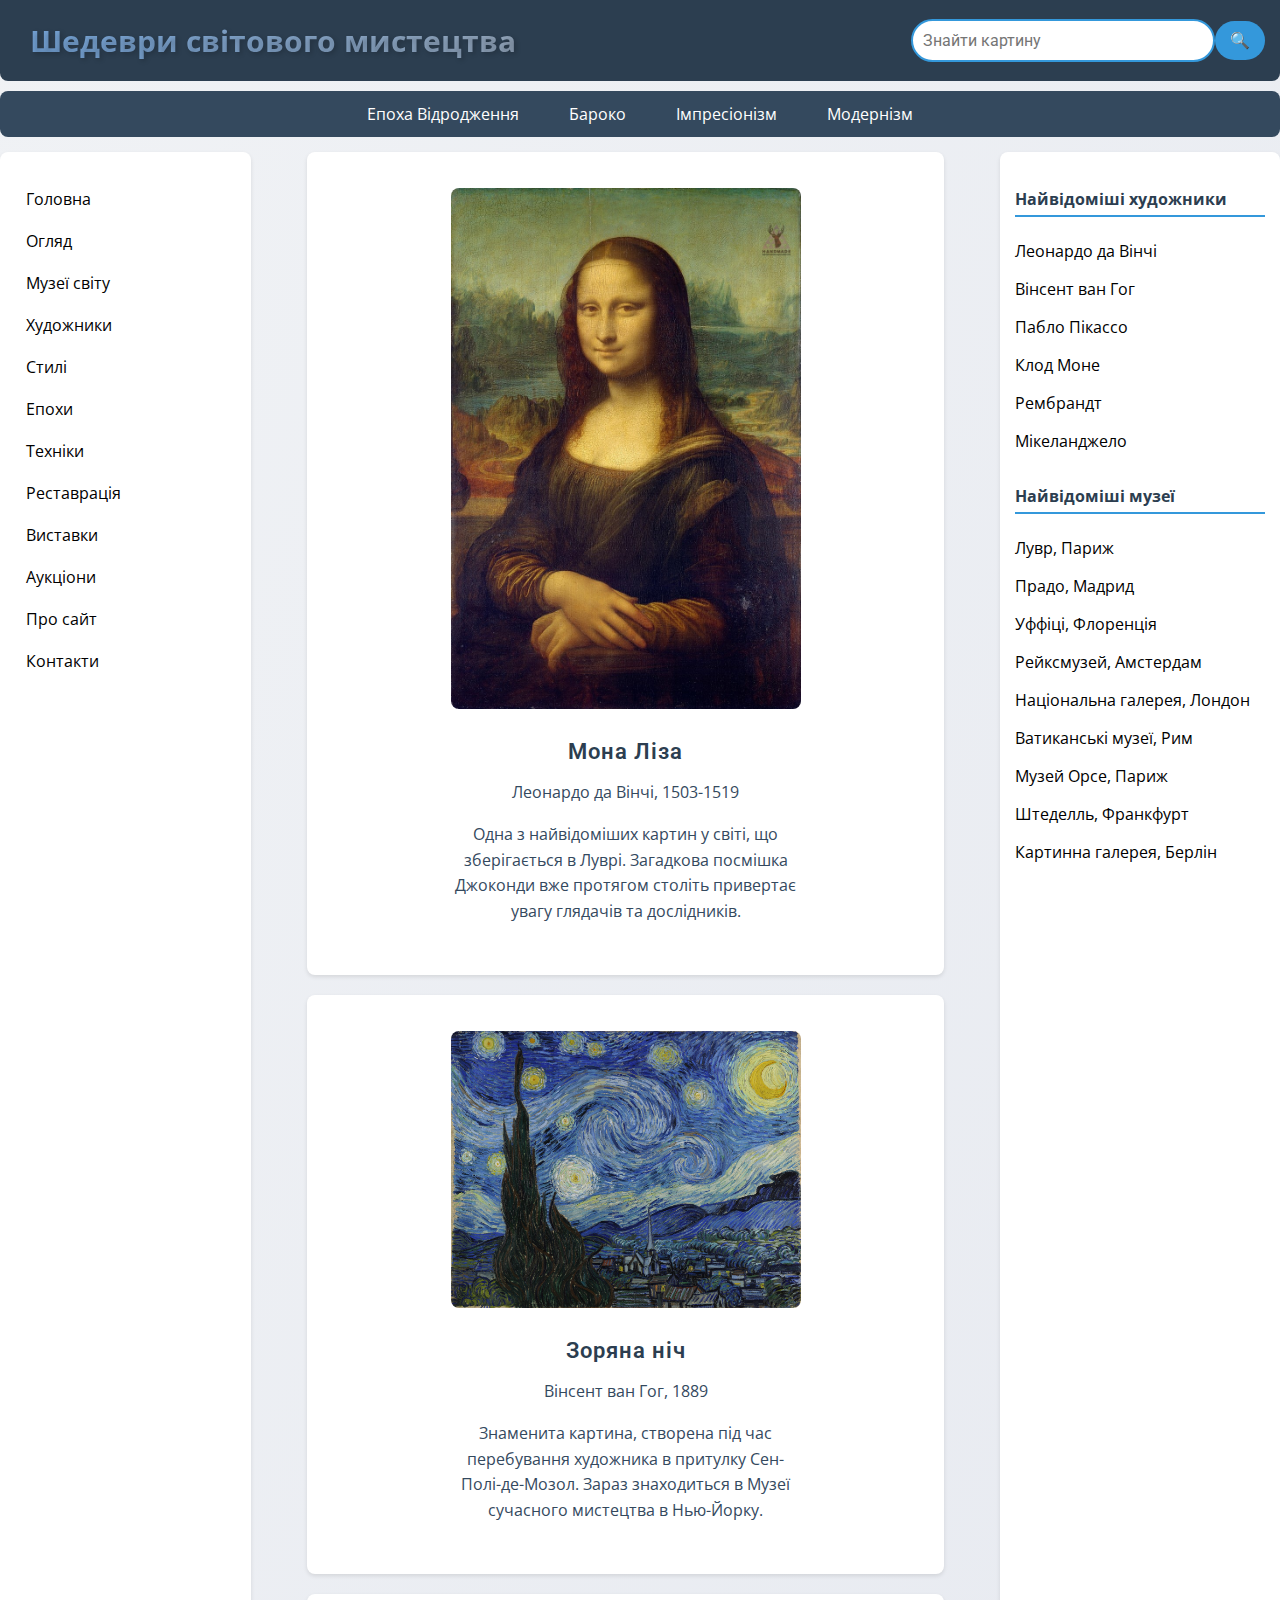
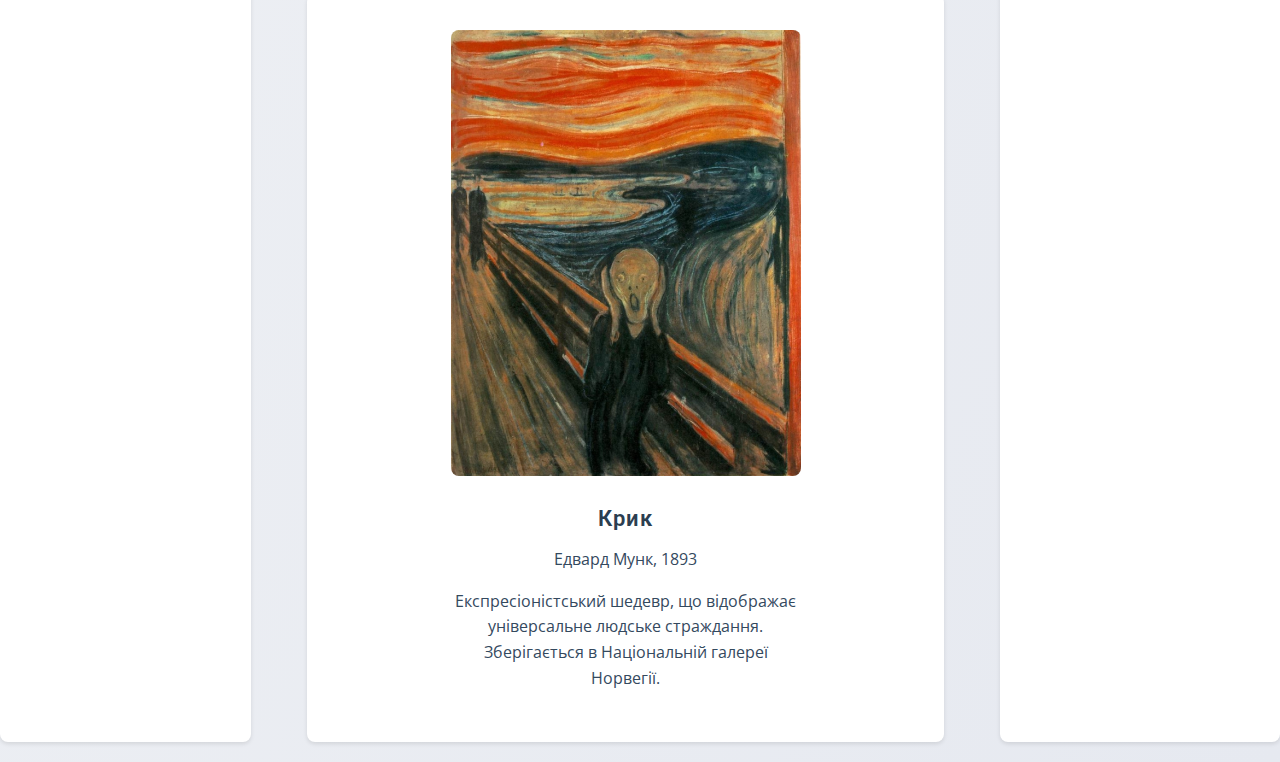
<file: index.html>
<!DOCTYPE html>
<html lang="uk">
<head>
    <meta charset="UTF-8">
    <title>Найвідоміші картини світу</title>
    <link rel="stylesheet" href="styles.css">
</head>
<body>
    <div class="container">
        <!-- Хедер -->
        <header class="header">
            <div class="logo">Шедеври світового мистецтва</div>
            <div class="search-container">
                <input type="text" placeholder="Знайти картину">
                <button type="submit">🔍</button>
            </div>
        </header>

        <!-- Навігація секцій -->
        <nav class="section-nav">
            <ul>
                <li>Епоха Відродження</li>
                <li>Бароко</li>
                <li>Імпресіонізм</li>
                <li>Модернізм</li>
            </ul>
        </nav>

        <!-- Основний контент -->
        <div class="main-wrapper">
            <!-- Ліва навігація -->
            <nav class="left-nav">
                <ul>
                    <li>Головна</li>
                    <li>Огляд</li>
                    <li>Музеї світу</li>
                    <li>Художники</li>
                    <li>Стилі</li>
                    <li>Епохи</li>
                    <li>Техніки</li>
                    <li>Реставрація</li>
                    <li>Виставки</li>
                    <li>Аукціони</li>
                    <li>Про сайт</li>
                    <li>Контакти</li>
                </ul>
            </nav>

            <!-- Центральний контент -->
            <main class="content">
                <div class="content-box">
                    <img src="images/mona-lisa.jpg" alt="Мона Ліза" class="cover" width="242" height="363" />
                    <h3>Мона Ліза</h3>
                    <p>Леонардо да Вінчі, 1503-1519</p>
                    <p>Одна з найвідоміших картин у світі, що зберігається в Луврі. Загадкова посмішка Джоконди вже
                       протягом століть привертає увагу глядачів та дослідників.</p>
                </div>

                <div class="content-box">
                    <img src="images/starry-night.jpg" alt="Зоряна ніч" class="cover"  />
                    <h3>Зоряна ніч</h3>
                    <p>Вінсент ван Гог, 1889</p>
                    <p>Знаменита картина, створена під час перебування художника в притулку Сен-Полі-де-Мозол.
                       Зараз знаходиться в Музеї сучасного мистецтва в Нью-Йорку.</p>
                </div>

                <div class="content-box">
                    <img src="images/scream.jpg" alt="Крик" class="cover" width="242" height="363" />
                    <h3>Крик</h3>
                    <p>Едвард Мунк, 1893</p>
                    <p>Експресіоністський шедевр, що відображає універсальне людське страждання.
                       Зберігається в Національній галереї Норвегії.</p>
                </div>
            </main>

            <!-- Права панель -->
            <aside class="sidebar">
                <div class="sidebar-box">
                    <h4>Найвідоміші художники</h4>
                    <ul>
                        <li>Леонардо да Вінчі</li>
                        <li>Вінсент ван Гог</li>
                        <li>Пабло Пікассо</li>
                        <li>Клод Моне</li>
                        <li>Рембрандт</li>
                        <li>Мікеланджело</li>
                    </ul>
                </div>
                <div class="sidebar-box">
                    <h4>Найвідоміші музеї</h4>
                    <ul>
                        <li>Лувр, Париж</li>
                        <li>Прадо, Мадрид</li>
                        <li>Уффіці, Флоренція</li>
                        <li>Рейксмузей, Амстердам</li>
                        <li>Національна галерея, Лондон</li>
                        <li>Ватиканські музеї, Рим</li>
                        <li>Музей Орсе, Париж</li>
                        <li>Штеделль, Франкфурт</li>
                        <li>Картинна галерея, Берлін</li>
                    </ul>
                </div>
            </aside>
        </div>
    </div>
</body>
</html>
</file>
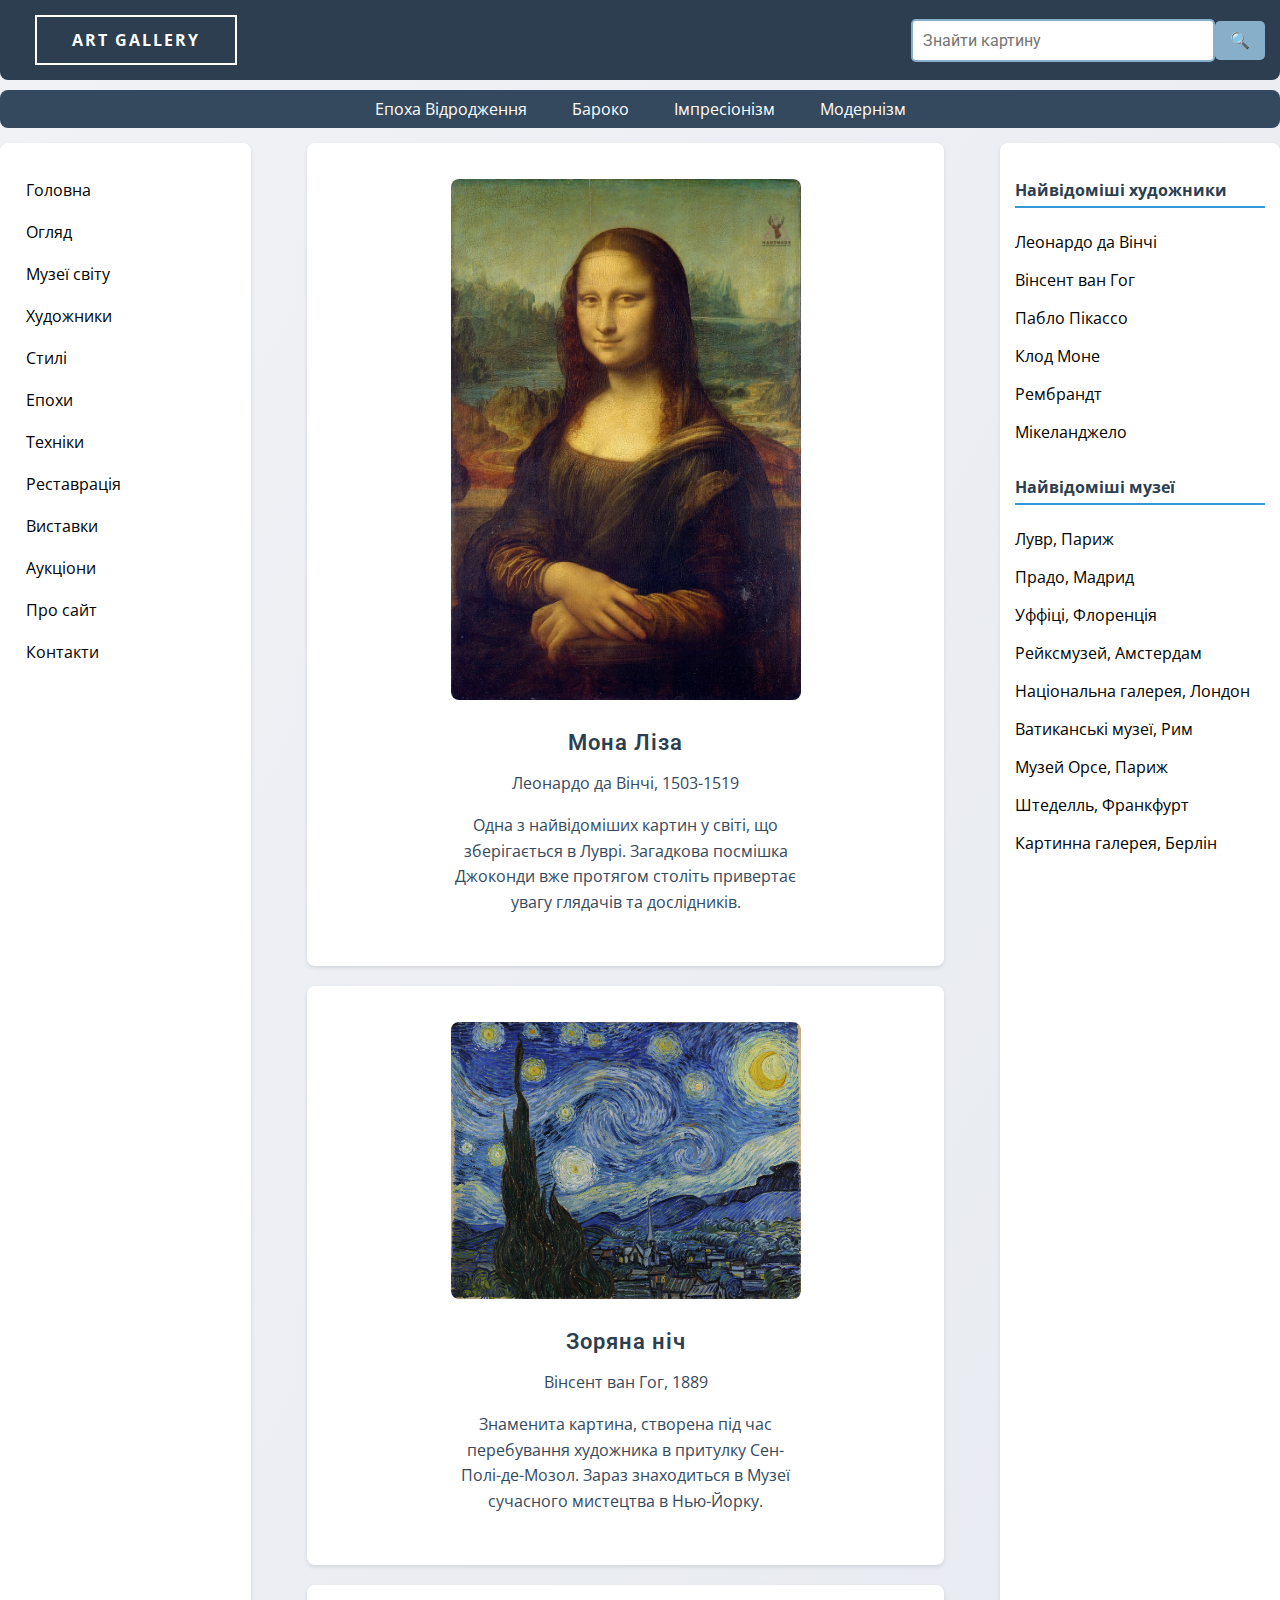
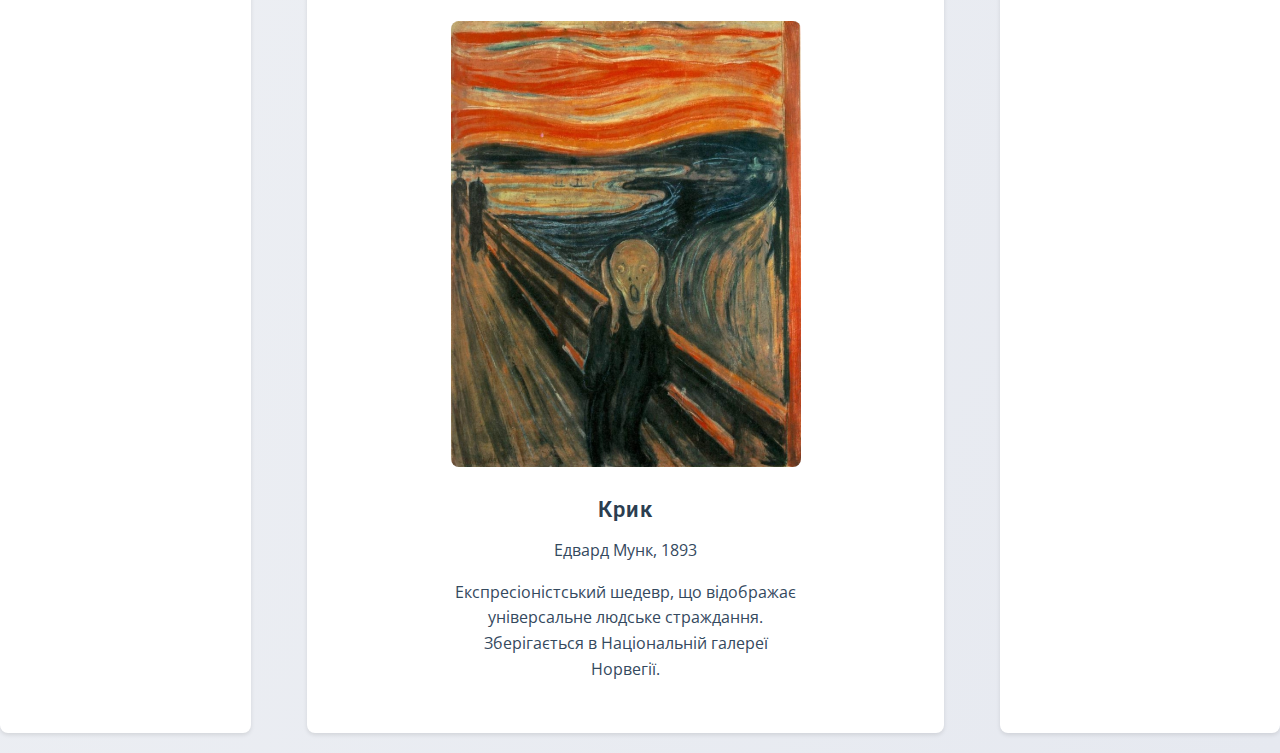
<file: maket1/index.html>
<!DOCTYPE html>
<html lang="uk">
<head>
    <meta charset="UTF-8">
    <meta name="viewport" content="width=device-width, initial-scale=1.0">
    <title>Найвідоміші картини світу</title>
    <link rel="stylesheet" href="styles.css">
</head>
<body>
    <div class="container">
        <header class="header">
            <div class="logo">ART GALLERY</div>
            <div class="search-container">
                <input type="text" placeholder="Знайти картину">
                <button type="submit">🔍</button>
            </div>
        </header>

        <nav class="section-nav">
            <ul>
                <li>Епоха Відродження</li>
                <li>Бароко</li>
                <li>Імпресіонізм</li>
                <li>Модернізм</li>
            </ul>
        </nav>

        <div class="main-wrapper">
            <nav class="left-nav">
                <ul>
                    <li>Головна</li>
                    <li>Огляд</li>
                    <li>Музеї світу</li>
                    <li>Художники</li>
                    <li>Стилі</li>
                    <li>Епохи</li>
                    <li>Техніки</li>
                    <li>Реставрація</li>
                    <li>Виставки</li>
                    <li>Аукціони</li>
                    <li>Про сайт</li>
                    <li>Контакти</li>
                </ul>
            </nav>

            <main class="content">
                <div class="content-box">
                    <img src="images/mona-lisa.jpg" alt="Мона Ліза" class="cover" width="242" height="363" />
                    <h3>Мона Ліза</h3>
                    <p>Леонардо да Вінчі, 1503-1519</p>
                    <p>Одна з найвідоміших картин у світі, що зберігається в Луврі. Загадкова посмішка Джоконди вже
                       протягом століть привертає увагу глядачів та дослідників.</p>
                </div>

                <div class="content-box">
                    <img src="images/starry-night.jpg" alt="Зоряна ніч" class="cover"  />
                    <h3>Зоряна ніч</h3>
                    <p>Вінсент ван Гог, 1889</p>
                    <p>Знаменита картина, створена під час перебування художника в притулку Сен-Полі-де-Мозол.
                       Зараз знаходиться в Музеї сучасного мистецтва в Нью-Йорку.</p>
                </div>

                <div class="content-box">
                    <img src="images/scream.jpg" alt="Крик" class="cover" width="242" height="363" />
                    <h3>Крик</h3>
                    <p>Едвард Мунк, 1893</p>
                    <p>Експресіоністський шедевр, що відображає універсальне людське страждання.
                       Зберігається в Національній галереї Норвегії.</p>
                </div>
            </main>

            <aside class="sidebar">
                <div class="sidebar-box">
                    <h4>Найвідоміші художники</h4>
                    <ul>
                        <li>Леонардо да Вінчі</li>
                        <li>Вінсент ван Гог</li>
                        <li>Пабло Пікассо</li>
                        <li>Клод Моне</li>
                        <li>Рембрандт</li>
                        <li>Мікеланджело</li>
                    </ul>
                </div>
                <div class="sidebar-box">
                    <h4>Найвідоміші музеї</h4>
                    <ul>
                        <li>Лувр, Париж</li>
                        <li>Прадо, Мадрид</li>
                        <li>Уффіці, Флоренція</li>
                        <li>Рейксмузей, Амстердам</li>
                        <li>Національна галерея, Лондон</li>
                        <li>Ватиканські музеї, Рим</li>
                        <li>Музей Орсе, Париж</li>
                        <li>Штеделль, Франкфурт</li>
                        <li>Картинна галерея, Берлін</li>
                    </ul>
                </div>
            </aside>
        </div>
    </div>
</body>
</html>
</file>
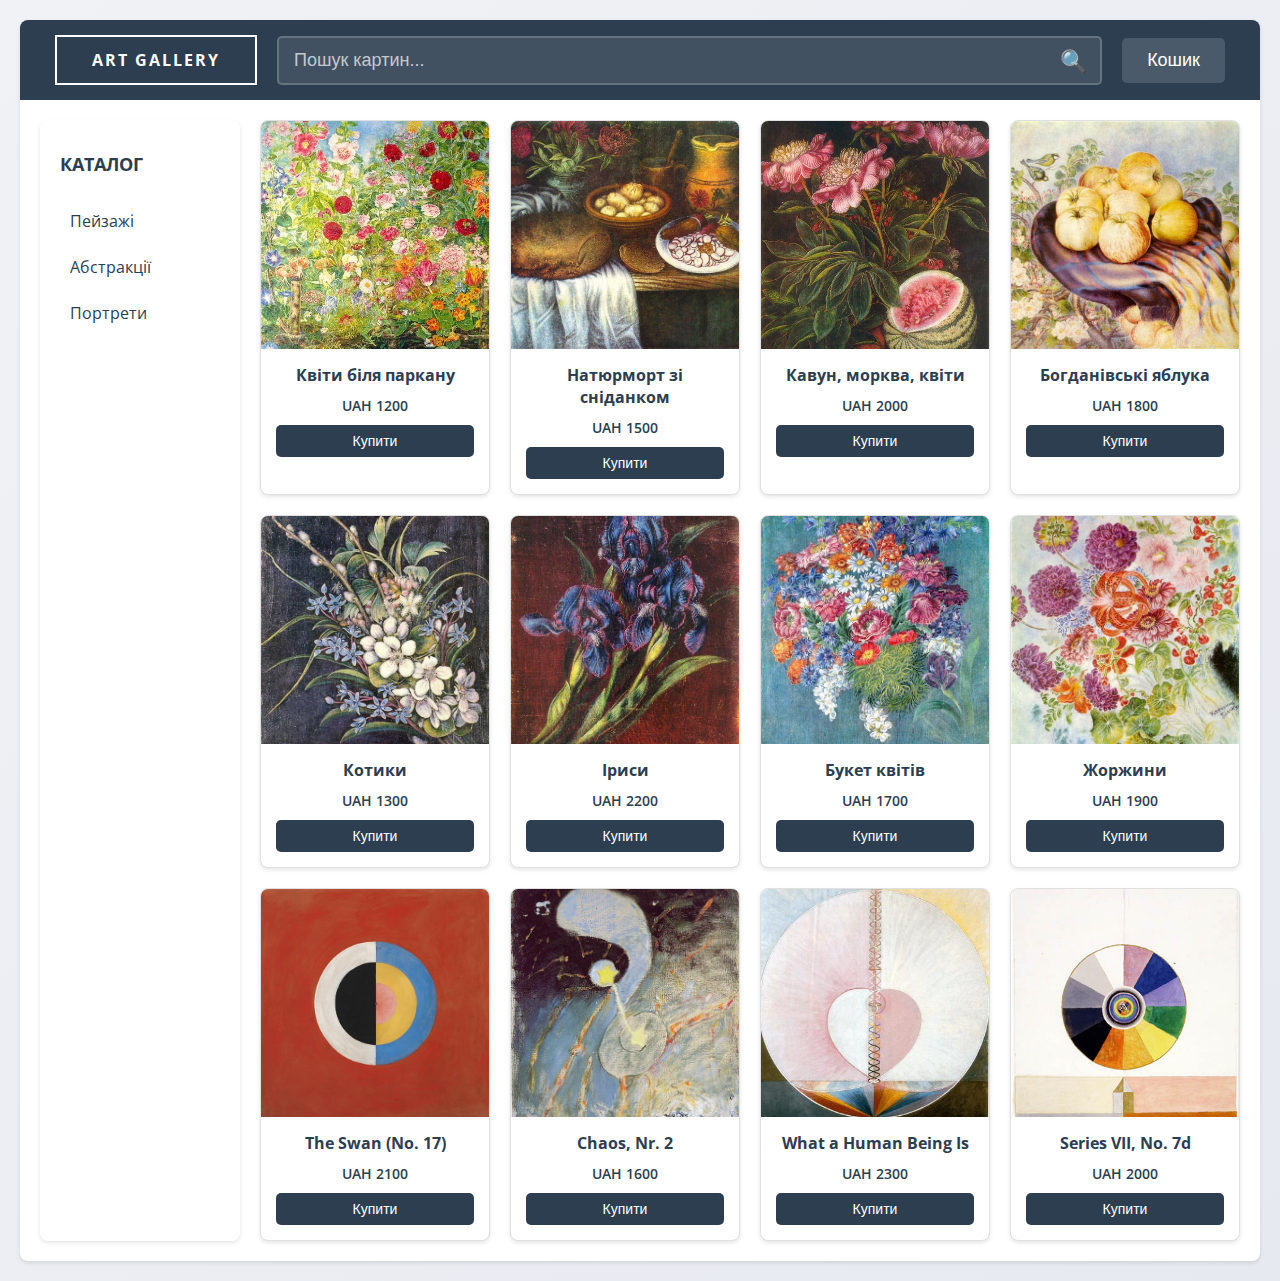
<file: maket2/index.html>
<!DOCTYPE html>
<html lang="uk">
<head>
    <meta charset="UTF-8">
    <meta name="viewport" content="width=device-width, initial-scale=1.0">
    <title>Купівля картин</title>
    <link rel="stylesheet" href="styles.css">
</head>
<body>
    <div class="page-container">
        <header class="header">
          <div class="logo" >ART GALLERY</div>
          <div class="search-container">
            <input type="text" class="search-input" placeholder="Пошук картин..." style="font-size: 18px;">
            <div class="search-icon" style="font-size: 22px; color: #ffffff;">🔍</div>
          </div>
          <button class="cart-button" style="font-size: 18px;">Кошик</button>
        </header>

        <div class="main-container">
            <nav class="left-nav">
                <ul>
                    <li>КАТАЛОГ</li>
                    <li>Пейзажі</li>
                    <li>Абстракції</li>
                    <li>Портрети</li>
                </ul>
            </nav>

            <main class="gallery">
                <form class="artwork-card" action="/cart/add" method="post">
                    <div class="artwork-image" style="background-image: url('images/flowers-by-the-fence.jpg');"></div>
                    <div class="artwork-info">
                        <div class="artwork-details">
                            <h3 class="artwork-title">Квіти біля паркану</h3>
                            <div class="artwork-price">UAH 1200</div>
                        </div>
                        <input type="hidden" name="artwork_id" value="1">
                        <button class="buy-button" type="submit">Купити</button>
                    </div>
                </form>


                <form class="artwork-card" action="/cart/add" method="post">
                    <div class="artwork-image" style="background-image: url('images/still-life-breakfast.jpg');"></div>
                    <div class="artwork-info">
                        <div class="artwork-details">
                            <h3 class="artwork-title">Натюрморт зі сніданком</h3>
                            <div class="artwork-price">UAH 1500</div>
                        </div>
                        <input type="hidden" name="artwork_id" value="2">
                        <button class="buy-button" type="submit">Купити</button>
                    </div>
                </form>

                <form class="artwork-card" action="/cart/add" method="post">
                    <div class="artwork-image" style="background-image: url('images/still-life-watermelon-carrots-flowers.jpg');"></div>
                    <div class="artwork-info">
                        <div class="artwork-details">
                            <h3 class="artwork-title">Кавун, морква, квіти</h3>
                            <div class="artwork-price">UAH 2000</div>
                        </div>
                        <input type="hidden" name="artwork_id" value="3">
                        <button class="buy-button" type="submit">Купити</button>
                    </div>
                </form>

                <form class="artwork-card" action="/cart/add" method="post">
                    <div class="artwork-image" style="background-image: url('images/apples-of-bogdanivka.jpg');"></div>
                    <div class="artwork-info">
                        <div class="artwork-details">
                            <h3 class="artwork-title">Богданівські яблука</h3>
                            <div class="artwork-price">UAH 1800</div>
                        </div>
                        <input type="hidden" name="artwork_id" value="4">
                        <button class="buy-button" type="submit">Купити</button>
                    </div>
                </form>

                <form class="artwork-card" action="/cart/add" method="post">
                    <div class="artwork-image" style="background-image: url('images/catkin.jpg');"></div>
                    <div class="artwork-info">
                        <div class="artwork-details">
                            <h3 class="artwork-title">Котики</h3>
                            <div class="artwork-price">UAH 1300</div>
                        </div>
                        <input type="hidden" name="artwork_id" value="5">
                        <button class="buy-button" type="submit">Купити</button>
                    </div>
                </form>

                <form class="artwork-card" action="/cart/add" method="post">
                    <div class="artwork-image" style="background-image: url('images/irises.jpg');"></div>
                    <div class="artwork-info">
                        <div class="artwork-details">
                            <h3 class="artwork-title">Іриси</h3>
                            <div class="artwork-price">UAH 2200</div>
                        </div>
                        <input type="hidden" name="artwork_id" value="6">
                        <button class="buy-button" type="submit">Купити</button>
                    </div>
                </form>

                <form class="artwork-card" action="/cart/add" method="post">
                    <div class="artwork-image" style="background-image: url('images/bouquet-of-flowers.jpg');"></div>
                    <div class="artwork-info">
                        <div class="artwork-details">
                            <h3 class="artwork-title">Букет квітів</h3>
                            <div class="artwork-price">UAH 1700</div>
                        </div>
                        <input type="hidden" name="artwork_id" value="7">
                        <button class="buy-button" type="submit">Купити</button>
                    </div>
                </form>

                <form class="artwork-card" action="/cart/add" method="post">
                    <div class="artwork-image" style="background-image: url('images/dahlias.jpg');"></div>
                    <div class="artwork-info">
                        <div class="artwork-details">
                            <h3 class="artwork-title">Жоржини</h3>
                            <div class="artwork-price">UAH 1900</div>
                        </div>
                        <input type="hidden" name="artwork_id" value="8">
                        <button class="buy-button" type="submit">Купити</button>
                    </div>
                </form>

                <form class="artwork-card" action="/cart/add" method="post">
                    <div class="artwork-image" style="background-image: url('images/hilma-af-klint-svanen.jpg');"></div>
                    <div class="artwork-info">
                        <div class="artwork-details">
                            <h3 class="artwork-title">The Swan (No. 17)</h3>
                            <div class="artwork-price">UAH 2100</div>
                        </div>
                        <input type="hidden" name="artwork_id" value="9">
                        <button class="buy-button" type="submit">Купити</button>
                    </div>
                </form>

                <form class="artwork-card" action="/cart/add" method="post">
                    <div class="artwork-image" style="background-image: url('images/chaos-nr.jpg');"></div>
                    <div class="artwork-info">
                        <div class="artwork-details">
                            <h3 class="artwork-title">Chaos, Nr. 2</h3>
                            <div class="artwork-price">UAH 1600</div>
                        </div>
                        <input type="hidden" name="artwork_id" value="10">
                        <button class="buy-button" type="submit">Купити</button>
                    </div>
                </form>

                <form class="artwork-card" action="/cart/add" method="post">
                    <div class="artwork-image" style="background-image: url('images/what-a-human-being-is.jpg');"></div>
                    <div class="artwork-info">
                        <div class="artwork-details">
                            <h3 class="artwork-title">What a Human Being Is</h3>
                            <div class="artwork-price">UAH 2300</div>
                        </div>
                        <input type="hidden" name="artwork_id" value="11">
                        <button class="buy-button" type="submit">Купити</button>
                    </div>
                </form>

                <form class="artwork-card" action="/cart/add" method="post">
                    <div class="artwork-image" style="background-image: url('images/series-vii-no-7d.jpg');"></div>
                    <div class="artwork-info">
                        <div class="artwork-details">
                            <h3 class="artwork-title">Series VII, No. 7d</h3>
                            <div class="artwork-price">UAH 2000</div>
                        </div>
                        <input type="hidden" name="artwork_id" value="12">
                        <button class="buy-button" type="submit">Купити</button>
                    </div>
                </form>
            </main>
        </div>
    </div>
</body>
</html>
</file>
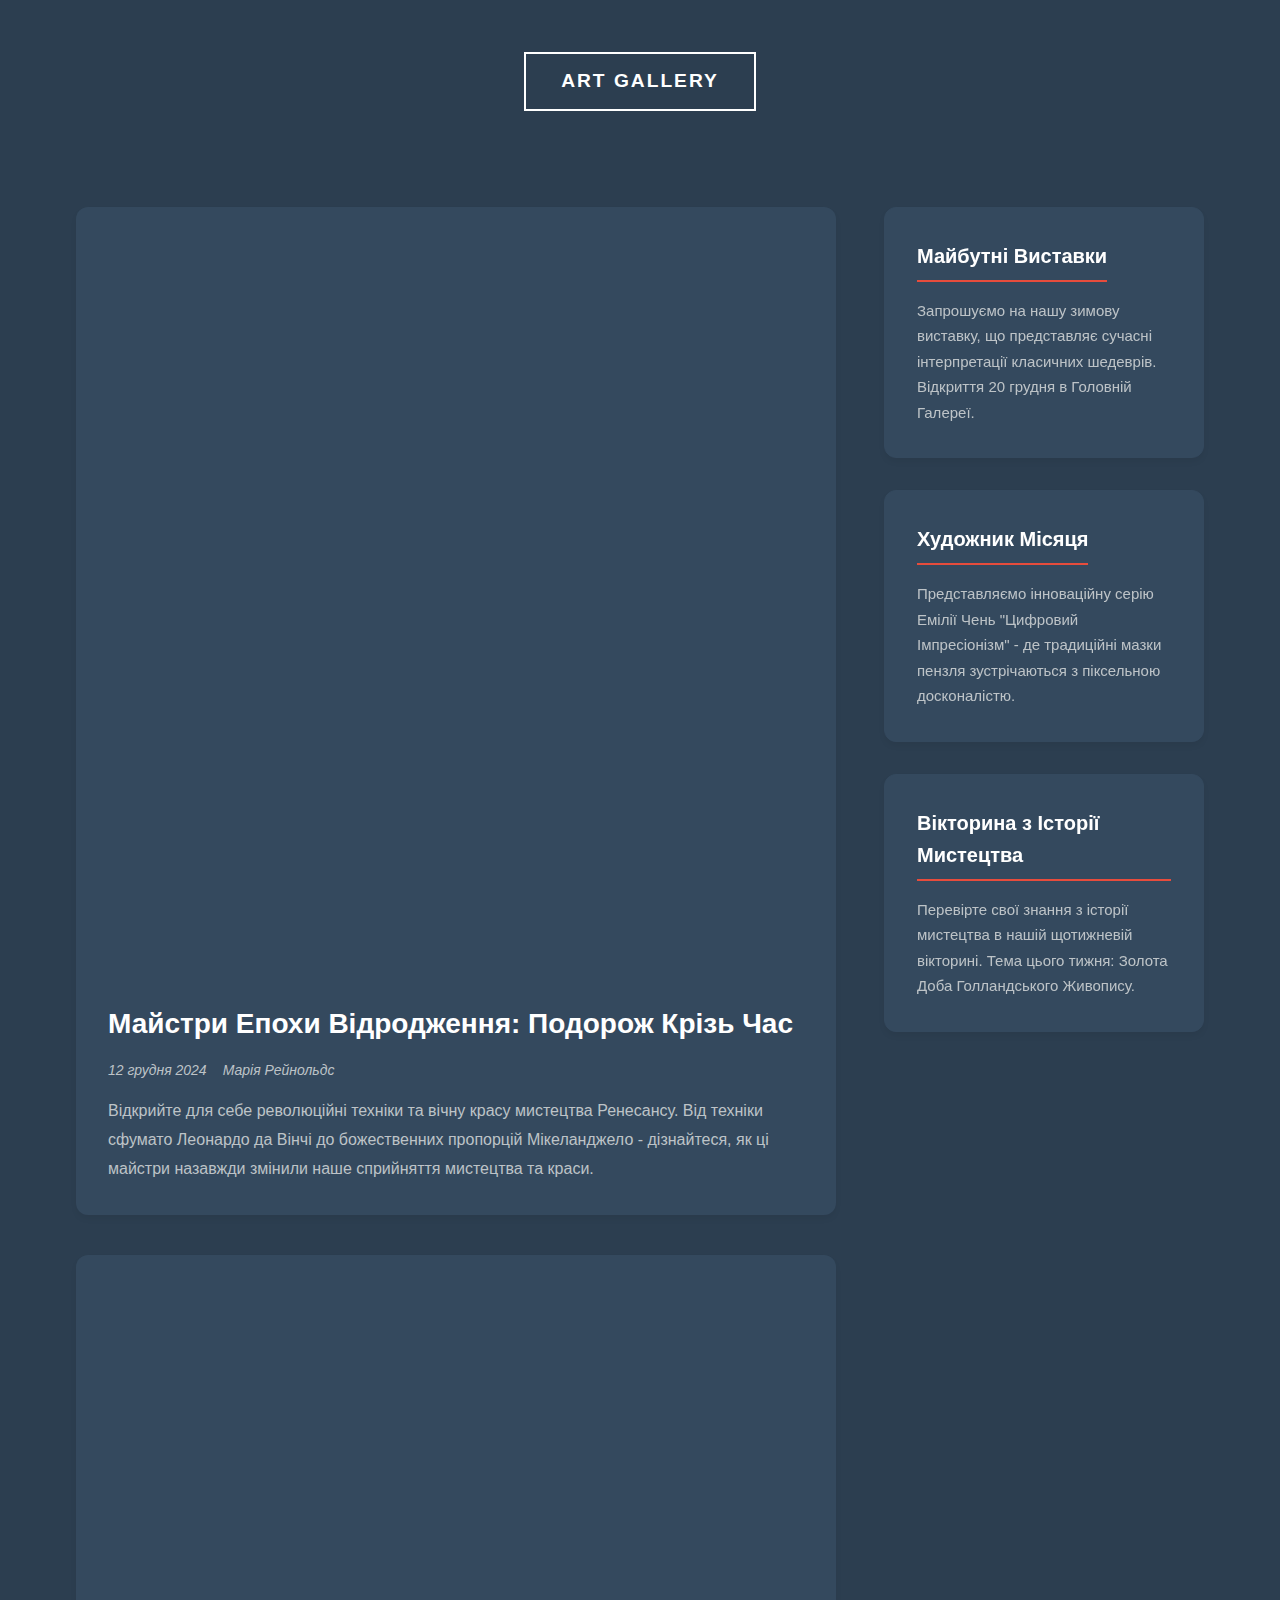
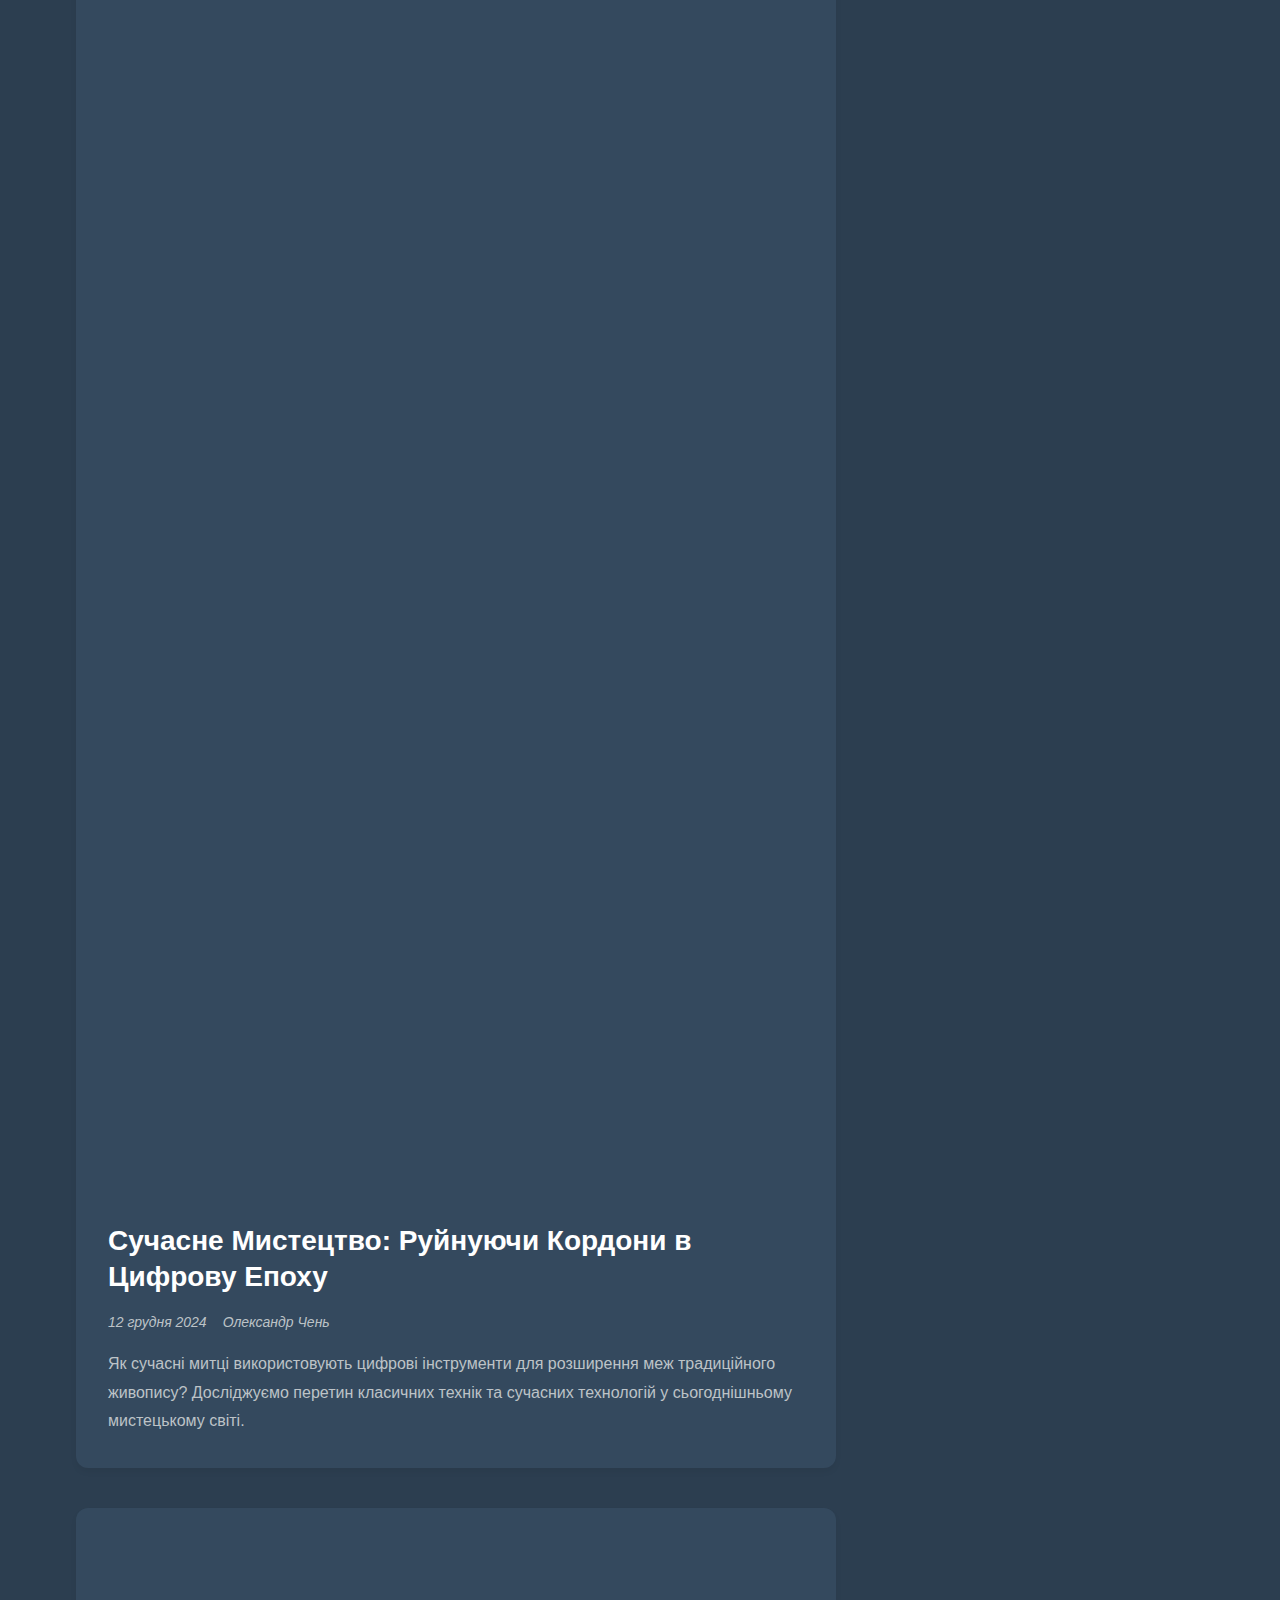
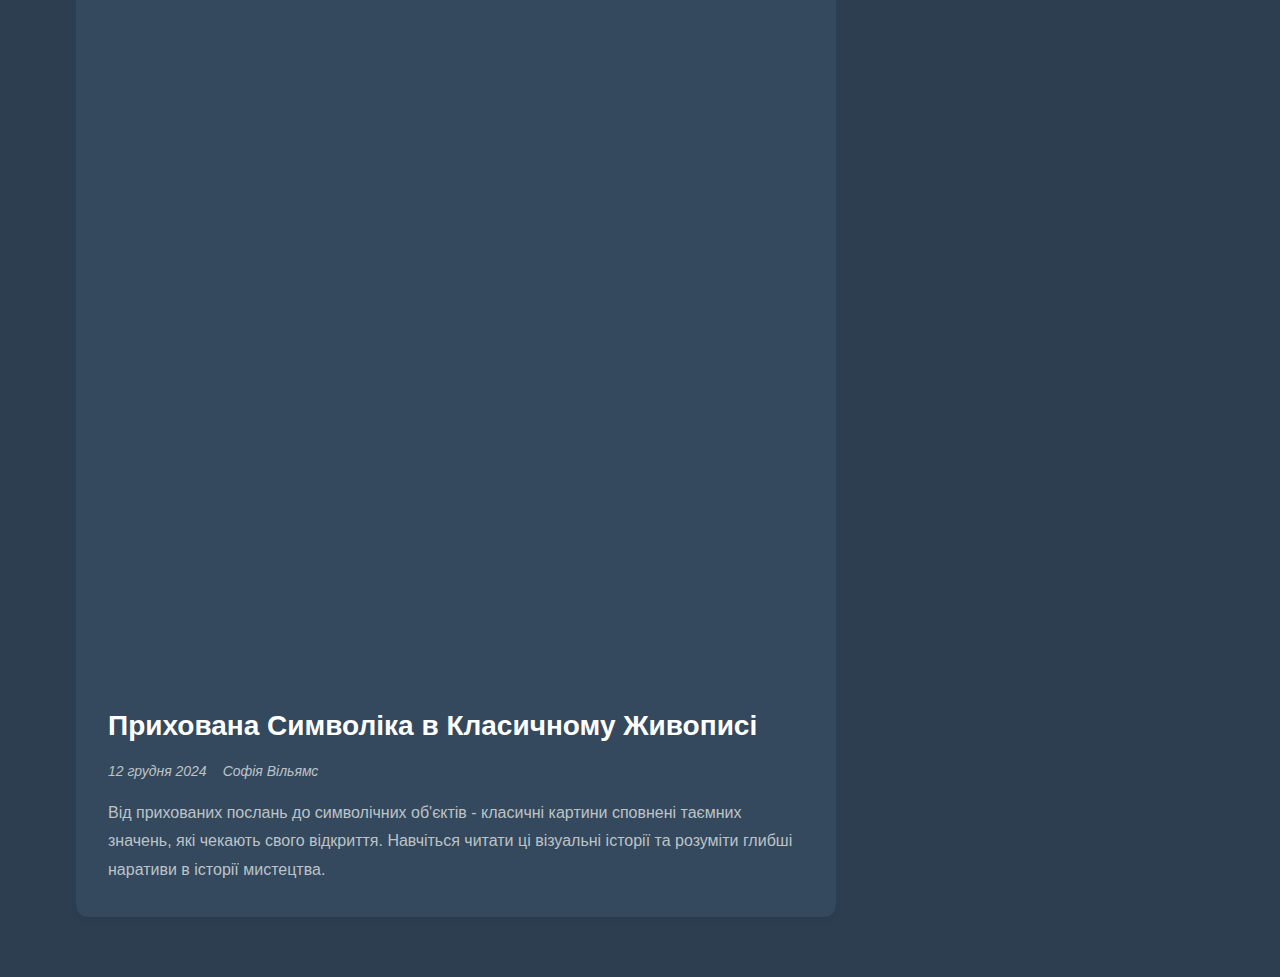
<file: maket4/index.html>
<!DOCTYPE html>
<html lang="uk">
<head>
    <meta charset="UTF-8">
    <meta name="viewport" content="width=device-width, initial-scale=1.0">
    <title>ART GALLERY - Сучасне та класичне мистецтво</title>
    <link rel="stylesheet" href="styles.css">
    <link rel="preconnect" href="https://fonts.googleapis.com">
    <link rel="preconnect" href="https://fonts.gstatic.com" crossorigin>
    <link href="https://fonts.googleapis.com/css2?family=Playfair+Display:wght@400;500;600;700&family=Inter:wght@400;500&display=swap" rel="stylesheet">
</head>
<body>
    <div class="page-container">
        <header class="site-header">
            <div class="container">
                <div class="logo">ART GALLERY</div>
            </div>
        </header>

        <main class="site-main container">
            <div class="content-grid">
                <section class="main-content">
                    <article class="post-card">
                        <div class="post-image">
                            <div class="image-placeholder">
                                <svg viewBox="0 0 100 100" preserveAspectRatio="none">
                                    <line x1="0" y1="0" x2="100" y2="100" />
                                    <line x1="100" y1="0" x2="0" y2="100" />
                                </svg>
                            </div>
                        </div>
                        <div class="post-content">
                            <h2 class="post-title">Майстри Епохи Відродження: Подорож Крізь Час</h2>
                            <div class="post-meta">
                                <time datetime="2024-12-12">12 грудня 2024</time>
                                <span class="author">Марія Рейнольдс</span>
                            </div>
                            <p class="post-excerpt">
                                Відкрийте для себе революційні техніки та вічну красу мистецтва Ренесансу. Від техніки сфумато Леонардо да Вінчі до божественних пропорцій Мікеланджело - дізнайтеся, як ці майстри назавжди змінили наше сприйняття мистецтва та краси.
                            </p>
                        </div>
                    </article>

                    <article class="post-card">
                        <div class="post-image">
                            <div class="image-placeholder split">
                                <svg viewBox="0 0 100 100" preserveAspectRatio="none" class="left">
                                    <line x1="0" y1="0" x2="100" y2="100" />
                                    <line x1="100" y1="0" x2="0" y2="100" />
                                </svg>
                                <svg viewBox="0 0 100 100" preserveAspectRatio="none" class="right">
                                    <line x1="0" y1="0" x2="100" y2="100" />
                                    <line x1="100" y1="0" x2="0" y2="100" />
                                </svg>
                            </div>
                        </div>
                        <div class="post-content">
                            <h2 class="post-title">Сучасне Мистецтво: Руйнуючи Кордони в Цифрову Епоху</h2>
                            <div class="post-meta">
                                <time datetime="2024-12-12">12 грудня 2024</time>
                                <span class="author">Олександр Чень</span>
                            </div>
                            <p class="post-excerpt">
                                Як сучасні митці використовують цифрові інструменти для розширення меж традиційного живопису? Досліджуємо перетин класичних технік та сучасних технологій у сьогоднішньому мистецькому світі.
                            </p>
                        </div>
                    </article>

                    <article class="post-card">
                        <div class="post-image">
                            <div class="image-placeholder">
                                <svg viewBox="0 0 100 100" preserveAspectRatio="none">
                                    <line x1="0" y1="0" x2="100" y2="100" />
                                    <line x1="100" y1="0" x2="0" y2="100" />
                                </svg>
                            </div>
                        </div>
                        <div class="post-content">
                            <h2 class="post-title">Прихована Символіка в Класичному Живописі</h2>
                            <div class="post-meta">
                                <time datetime="2024-12-12">12 грудня 2024</time>
                                <span class="author">Софія Вільямс</span>
                            </div>
                            <p class="post-excerpt">
                                Від прихованих послань до символічних об'єктів - класичні картини сповнені таємних значень, які чекають свого відкриття. Навчіться читати ці візуальні історії та розуміти глибші наративи в історії мистецтва.
                            </p>
                        </div>
                    </article>
                </section>

                <aside class="sidebar">
                    <div class="widget">
                        <h3 class="widget-title">Майбутні Виставки</h3>
                        <div class="widget-content">
                            <p>Запрошуємо на нашу зимову виставку, що представляє сучасні інтерпретації класичних шедеврів. Відкриття 20 грудня в Головній Галереї.</p>
                        </div>
                    </div>

                    <div class="widget">
                        <h3 class="widget-title">Художник Місяця</h3>
                        <div class="widget-content">
                            <p>Представляємо інноваційну серію Емілії Чень "Цифровий Імпресіонізм" - де традиційні мазки пензля зустрічаються з піксельною досконалістю.</p>
                        </div>
                    </div>

                    <div class="widget">
                        <h3 class="widget-title">Вікторина з Історії Мистецтва</h3>
                        <div class="widget-content">
                            <p>Перевірте свої знання з історії мистецтва в нашій щотижневій вікторині. Тема цього тижня: Золота Доба Голландського Живопису.</p>
                        </div>
                    </div>
                </aside>
            </div>
        </main>
    </div>
</body>
</html>
</file>
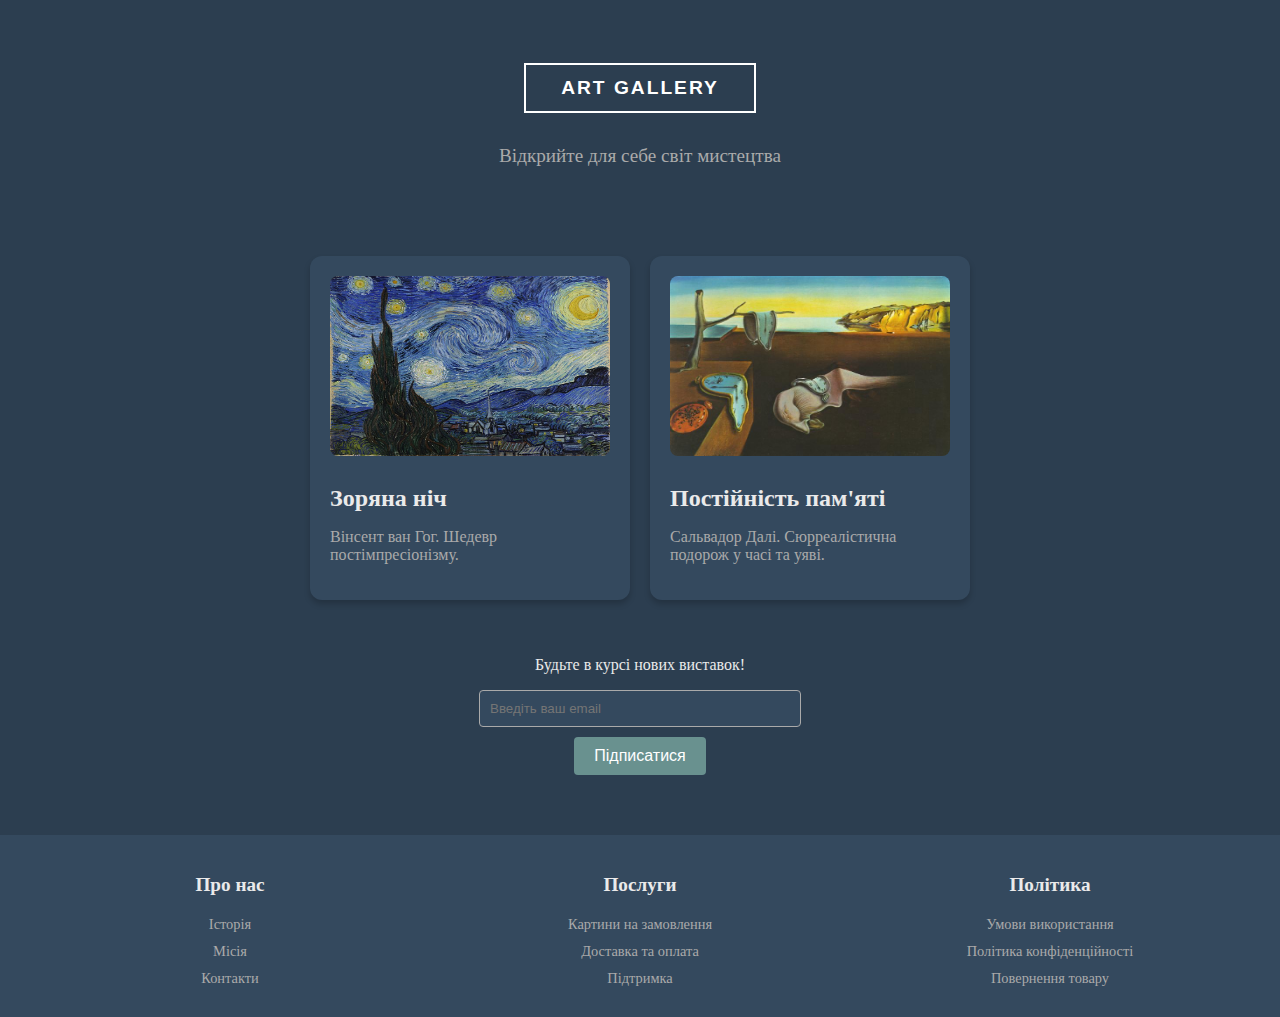
<file: maket5/index.html>
<!DOCTYPE html>
<html lang="uk">
<head>
    <meta charset="UTF-8">
    <meta name="viewport" content="width=device-width, initial-scale=1.0">
    <title>Галерея мистецтва</title>
    <link rel="stylesheet" href="styles.css">
</head>
<body>
    <header class="header">
        <div class="logo">
            <h1 class="logo-title">ART GALLERY</h1>
            <p class="logo-slogan">Відкрийте для себе світ мистецтва</p>
        </div>
    </header>

    <main class="main-content">
        <section class="gallery">
            <article class="painting">
                <img src="images/night.jpg" alt="Зоряна ніч" class="painting-image">
                <h2 class="painting-title">Зоряна ніч</h2>
                <p class="painting-description">Вінсент ван Гог. Шедевр постімпресіонізму.</p>
            </article>

            <article class="painting">
                <img src="images/memory.jpg" alt="Постійність пам'яті" class="painting-image">
                <h2 class="painting-title">Постійність пам'яті</h2>
                <p class="painting-description">Сальвадор Далі. Сюрреалістична подорож у часі та уяві.</p>
            </article>
        </section>

        <section class="subscribe">
            <p>Будьте в курсі нових виставок!</p>
            <input type="email" placeholder="Введіть ваш email" class="subscribe-input">
            <button class="subscribe-button">Підписатися</button>
        </section>
    </main>

    <footer class="footer">
        <nav class="footer-links">
            <div class="footer-column">
                <h3>Про нас</h3>
                <ul>
                    <li><a href="#">Історія</a></li>
                    <li><a href="#">Місія</a></li>
                    <li><a href="#">Контакти</a></li>
                </ul>
            </div>
            <div class="footer-column">
                <h3>Послуги</h3>
                <ul>
                    <li><a href="#">Картини на замовлення</a></li>
                    <li><a href="#">Доставка та оплата</a></li>
                    <li><a href="#">Підтримка</a></li>
                </ul>
            </div>
            <div class="footer-column">
                <h3>Політика</h3>
                <ul>
                    <li><a href="#">Умови використання</a></li>
                    <li><a href="#">Політика конфіденційності</a></li>
                    <li><a href="#">Повернення товару</a></li>
                </ul>
            </div>
        </nav>
    </footer>
</body>
</html>
</file>
<file: styles.css>
/* Підключення шрифтів Google Fonts */
@import url('https://fonts.googleapis.com/css2?family=Roboto:wght@400;500;700&family=Open+Sans:wght@400;600&display=swap');

/* Загальні стилі */
body {
    margin: 0;
    padding: 0;
    font-family: 'Open Sans', sans-serif; /* Змінили шрифт на Open Sans */
    background: linear-gradient(to bottom right, #f0f2f5, #e6e9f0);
}

.container {
    max-width: 1400px;
    margin: 0 auto;
}

/* Хедер */
.header {
    display: flex;
    justify-content: space-between;
    align-items: center;
    padding: 15px;
    background-color: #2c3e50;
    color: #fff;
    border-radius: 0 0 8px 8px;
    margin-bottom: 10px;
}

/* Логотип */
.logo {
    font-size: 30px;
    font-weight: bold;
    padding: 5px 15px;
    background: linear-gradient(45deg, #70a1d7, #95a5b8); /* Блакитно-сірий градієнт */
    -webkit-background-clip: text;
    color: transparent;
    text-shadow: 2px 2px 5px rgba(0, 0, 0, 0.2); /* Тінь для тексту */
    transition: transform 0.3s ease;
}


.logo:hover {
    transform: scale(1.05); /* Збільшення при наведенні */
}

/* Пошуковий контейнер */
.search-container {
    display: flex;
    align-items: center;
}

.search-container input {
    padding: 10px;
    width: 280px;
    border: 2px solid #3498db;
    border-radius: 25px;
    background-color: #fff;
    color: #34495e;
    font-size: 16px;
    font-family: 'Roboto', sans-serif; /* Шрифт для інпутів */
    transition: border-color 0.3s ease, box-shadow 0.3s ease;
}

.search-container input:focus {
    border-color: #3498db;
    box-shadow: 0 0 10px rgba(52, 152, 219, 0.5);
}

.search-container button {
    padding: 10px 15px;
    background-color: #3498db;
    border: none;
    border-radius: 25px;
    cursor: pointer;
    color: white;
    font-size: 16px;
    font-family: 'Roboto', sans-serif;
    transition: background-color 0.3s ease;
}

.search-container button:hover {
    background-color: #2980b9;
}

/* Навігація секцій */
.section-nav {
    background-color: #34495e;
    border-radius: 8px;
    margin-bottom: 15px;
    display: flex;
    justify-content: center;
    align-items: center;
}

.section-nav ul {
    display: flex;
    list-style: none;
    padding: 0;
    margin: 0;
}

.section-nav li {
    padding: 12px 25px;
    cursor: pointer;
    color: #fff;
    font-family: 'Open Sans', sans-serif; /* Шрифт для навігаційних елементів */
    transition: background-color 0.3s;
}

.section-nav li:hover {
    background-color: #2c3e50;
}

/* Основний вміст */
.main-wrapper {
    display: flex;
    gap: 15px;
    margin-bottom: 20px;
}

/* Ліва навігація */
.left-nav {
    flex: 0 0 200px;
    background-color: #fff;
    border-radius: 8px;
    padding: 2% 2%;
    box-shadow: 0 2px 4px rgba(0,0,0,0.1);
}

.left-nav ul {
    list-style: none;
    padding: 0;
    margin: 0;
}

.left-nav li {
    padding: 10px 0;
    cursor: pointer;
    transition: color 0.3s;
    font-family: 'Open Sans', sans-serif; /* Шрифт для ліва навігація */
}

.left-nav li:hover {
    color: #3498db;
}

/* Центральний контент */
.content {
    flex: 1;
    display: flex;
    flex-direction: column;
    gap: 20px;
}

.content-box {
    background-color: #fff;
    border-radius: 8px;
    padding: 5% 20%;
    box-shadow: 0 2px 4px rgba(0,0,0,0.1);
    max-width: 350px; /* Обмеження ширини картинки */
    margin: 0 auto; /* Центрування вмісту */
}

/* Заголовки картин */
.content-box h3 {
    margin: 10px 0;
    color: #2c3e50;
    text-align: center;
    font-size: 22px;
    font-weight: 600;
    letter-spacing: 1px; /* Додає простір між літерами */
    font-family: 'Roboto', sans-serif;
}

/* Текст опису картин */
.content-box p {
    color: #34495e;
    line-height: 1.6;
    text-align: center;
    font-size: 16px;
    font-family: 'Open Sans', sans-serif; /* Шрифт для описів картин */
    margin-bottom: 15px;
}

.cover {
    object-fit: cover;
    width: 100%;
    height: auto;
    border-radius: 8px;
    margin-bottom: 15px;
    transition: transform 0.3s;
}

.content-box:hover .cover {
    transform: scale(1.02); /* Збільшення зображення при наведенні */
}

/* Права панель */
.sidebar {
    flex: 0 0 250px;
    background-color: #fff;
    border-radius: 8px;
    padding: 15px;
    box-shadow: 0 2px 4px rgba(0,0,0,0.1);
}

.sidebar-box {
    margin-bottom: 25px;
}

.sidebar-box h4 {
    color: #2c3e50;
    margin-bottom: 15px;
    padding-bottom: 5px;
    border-bottom: 2px solid #3498db;
    font-family: 'Open Sans', sans-serif; /* Шрифт для заголовків правої панелі */
}

.sidebar-box ul {
    list-style: none;
    padding: 0;
    margin: 0;
}

.sidebar-box li {
    padding: 8px 0;
    cursor: pointer;
    transition: color 0.3s;
    font-family: 'Open Sans', sans-serif;
}

.sidebar-box li:hover {
    color: #3498db;
}

/* Адаптивність */
@media (max-width: 768px) {
    .main-wrapper {
        flex-direction: column;
    }

    .left-nav, .sidebar {
        flex-basis: auto;
    }

    .section-nav ul {
        flex-wrap: wrap;
    }

    .content-box {
        padding: 15px;
    }
}
</file>
<file: maket1/styles.css>
@import url('https://fonts.googleapis.com/css2?family=Roboto:wght@400;500;700&family=Open+Sans:wght@400;600&display=swap');

body {
    margin: 0;
    padding: 0;
    font-family: 'Open Sans', sans-serif;
    background: linear-gradient(to bottom right, #f0f2f5, #e6e9f0);
}

.container {
    max-width: 1400px;
    margin: 0 auto;
}

.header {
    display: flex;
    justify-content: space-between;
    align-items: center;
    padding: 15px;
    background-color: #2c3e50;
    color: #fff;
    border-radius: 0 0 8px 8px;
    margin-bottom: 10px;
}

.logo {
    border: 2px solid #fff;
    padding: 12px 35px;
    font-weight: bold;
    letter-spacing: 2px;
    color: #fff;
    margin-left: 20px;
}

.search-container {
    display: flex;
    align-items: center;
}

.search-container input {
    padding: 10px;
    width: 280px;
    border: 2px solid #87afc9;
    border-radius: 5px;
    background-color: #fff;
    color: #34495e;
    font-size: 16px;
    font-family: 'Roboto', sans-serif;
}

.search-container input:focus {
    border-color: #87afc9;
    box-shadow: 0 0 10px rgba(52, 152, 219, 0.5);
}

.search-container button {
    padding: 10px 15px;
    background-color: #87afc9;
    border: none;
    border-radius: 5px;
    cursor: pointer;
    color: white;
    font-size: 16px;
    font-family: 'Roboto', sans-serif;
}

.search-container button:hover {
    background-color: #2980b9;
}

.section-nav {
    background-color: #34495e;
    border-radius: 8px;
    margin-bottom: 15px;
    display: flex;
    justify-content: center;
    align-items: center;
}

.section-nav ul {
    display: flex;
    list-style: none;
    padding: 0;
    margin: 0;
    gap: 15px;
    justify-content: center;
    align-items: center;
}

.section-nav li {
    white-space: nowrap;
    padding: 8px 15px;
    cursor: pointer;
    color: #fff;
    font-family: 'Open Sans', sans-serif;
    transition: background-color 0.3s;
}

.section-nav li:hover {
    background-color: #2c3e50;
}

.main-wrapper {
    display: flex;
    gap: 15px;
    margin-bottom: 20px;
}

.left-nav {
    flex: 0 0 200px;
    background-color: #fff;
    border-radius: 8px;
    padding: 2% 2%;
    box-shadow: 0 2px 4px rgba(0,0,0,0.1);
}

.left-nav ul {
    list-style: none;
    padding: 0;
    margin: 0;
}

.left-nav li {
    padding: 10px 0;
    cursor: pointer;
    transition: color 0.3s;
    font-family: 'Open Sans', sans-serif;
}

.left-nav li:hover {
    color: #3498db;
}

.content {
    flex: 1;
    display: flex;
    flex-direction: column;
    gap: 20px;
}

.content-box {
    background-color: #fff;
    border-radius: 8px;
    padding: 5% 20%;
    box-shadow: 0 2px 4px rgba(0,0,0,0.1);
    max-width: 350px;
    margin: 0 auto;
}

.content-box h3 {
    margin: 10px 0;
    color: #2c3e50;
    text-align: center;
    font-size: 22px;
    font-weight: 600;
    letter-spacing: 1px;
    font-family: 'Roboto', sans-serif;
}

.content-box p {
    color: #34495e;
    line-height: 1.6;
    text-align: center;
    font-size: 16px;
    font-family: 'Open Sans', sans-serif;
    margin-bottom: 15px;
}

.cover {
    object-fit: cover;
    width: 100%;
    height: auto;
    border-radius: 8px;
    margin-bottom: 15px;
    transition: transform 0.3s;
}

.content-box:hover .cover {
    transform: scale(1.02);
}

.sidebar {
    flex: 0 0 250px;
    background-color: #fff;
    border-radius: 8px;
    padding: 15px;
    box-shadow: 0 2px 4px rgba(0,0,0,0.1);
}

.sidebar-box {
    margin-bottom: 25px;
}

.sidebar-box h4 {
    color: #2c3e50;
    margin-bottom: 15px;
    padding-bottom: 5px;
    border-bottom: 2px solid #3498db;
    font-family: 'Open Sans', sans-serif;
}

.sidebar-box ul {
    list-style: none;
    padding: 0;
    margin: 0;
}

.sidebar-box li {
    padding: 8px 0;
    cursor: pointer;
    transition: color 0.3s;
    font-family: 'Open Sans', sans-serif;
}

@media (min-width: 1400px) {
    .container {
        max-width: 1800px;
    }

    .content-box {
        max-width: 400px;
    }
}

@media (max-width: 480px) {
    .left-nav, .right-nav {
        font-size: 14px;
        line-height: 1.4;
        padding: 10px;
    }

    .left-nav ul, .right-nav ul {
        padding: 0;
        margin: 0;
        list-style: none;
    }

    .left-nav ul li, .right-nav ul li {
        margin-bottom: 8px;
    }

    .right-nav {
        display: none;
    }

    .content-box {
        max-width: 100%;
        margin: 0 auto;
        padding: 10px;
    }

    .content-box img {
        width: 100%;
        height: auto;
    }

    .header {
        flex-direction: column;
        align-items: center;
    }

    .header .search-container {
        margin-top: 10px;
        width: 100%;
    }

    .main-wrapper {
        padding: 10px;
        gap: 10px;
    }

    .content-box {
        margin-bottom: 15px;
    }
    .section-nav ul {
        display: block;
        text-align: center;
        padding: 0;
    }

    .section-nav li {
        display: block;
        padding: 5px;
    }
}

@media (max-width: 768px) {
    .header {
        flex-wrap: wrap;
        justify-content: center;
    }

    .left-nav {
        display: none;
    }

    .main-wrapper {
        flex-direction: column;
    }

    .content-box {
        max-width: 70%;
        margin: 0 auto;
    }

    .sidebar {
        order: -1;
        width: 100%;
    }
}
</file>
<file: maket2/styles.css>
@import url('https://fonts.googleapis.com/css2?family=Roboto:wght@400;500;700&family=Open+Sans:wght@400;600&display=swap');

* {
    margin: 0;
    padding: 0;
    box-sizing: border-box;
}

body {
    font-family: 'Open Sans', sans-serif;
    background: linear-gradient(to bottom right, #f0f2f5, #e6e9f0);
    color: #34495e;
}

.page-container {
    min-height: 100vh;
    margin: 20px;
    box-shadow: 0 2px 4px rgba(0, 0, 0, 0.1);
    border-radius: 8px;
    background-color: #ffffff;
}

.header {
    display: flex;
    justify-content: space-between;
    align-items: center;
    padding: 15px;
    background-color: #2c3e50;
    color: #fff;
    border-radius: 8px 8px 0 0;
    margin-bottom: 0;
}

.logo {
    border: 2px solid #fff;
    padding: 12px 35px;
    font-weight: bold;
    letter-spacing: 2px;
    color: #fff;
    margin-left: 20px;
    text-align: center;
}

.search-container {
    display: flex;
    align-items: center;
    flex-grow: 1;
    margin: 0 20px;
    position: relative;
}

.search-input {
    width: 100%;
    padding: 12px 40px 12px 15px;
    border: 2px solid rgba(255, 255, 255, 0.2);
    border-radius: 5px;
    font-size: 16px;
    outline: none;
    background: rgba(255, 255, 255, 0.1);
    color: white;
    transition: all 0.3s ease;
}

.search-input::placeholder {
    color: rgba(255, 255, 255, 0.7);
}

.search-input:focus {
    border-color: rgba(255, 255, 255, 0.5);
    background: rgba(255, 255, 255, 0.15);
}

.search-icon {
    position: absolute;
    right: 15px;
    color: rgba(255, 255, 255, 0.7);
    pointer-events: none;
}

.cart-button {
    background: rgba(255, 255, 255, 0.15);
    border: none;
    border-radius: 5px;
    padding: 12px 25px;
    color: white;
    font-size: 16px;
    cursor: pointer;
    transition: all 0.3s ease;
    margin-right: 20px;
}

.cart-button:hover {
    background: rgba(255, 255, 255, 0.25);
}

.main-container {
    display: flex;
    gap: 20px;
    padding: 20px;
}

.left-nav {
    flex: 0 0 200px;
    background-color: #fff;
    border-radius: 8px;
    padding: 20px;
    box-shadow: 0 2px 4px rgba(0,0,0,0.1);
}

.left-nav ul {
    list-style: none;
    padding: 0;
    margin: 0;
}

.left-nav li {
    padding: 12px 0;
    cursor: pointer;
    transition: color 0.3s;
    font-size: 16px;
    color: #2c3e50;
}

.left-nav li:first-child {
    font-weight: bold;
    font-size: 18px;
    margin-bottom: 10px;
    color: #2c3e50;
}

.left-nav li:not(:first-child) {
    padding-left: 10px;
}

.left-nav li:hover:not(:first-child) {
    color: #3498db;
    padding-left: 15px;
}

.gallery {
    flex-grow: 1;
    display: grid;
    grid-template-columns: repeat(4, 1fr);
    gap: 20px;
}

.artwork-card {
    border: 1px solid #e0e0e0;
    background-color: white;
    border-radius: 8px;
    box-shadow: 0 2px 4px rgba(0, 0, 0, 0.1);
    overflow: hidden;
    transition: transform 0.3s ease;
}

.artwork-card:hover {
    transform: translateY(-5px);
    box-shadow: 0 4px 8px rgba(0, 0, 0, 0.15);
}

.artwork-image {
    width: 100%;
    padding-bottom: 100%;
    background-size: cover;
    background-position: center;
    transition: transform 0.3s ease;
}

.artwork-image:hover {
    transform: scale(1.05);
}

.artwork-info {
    padding: 15px;
    text-align: center;
}

.artwork-title {
    font-size: 16px;
    font-weight: bold;
    color: #2c3e50;
    margin-bottom: 8px;
}

.artwork-price {
    font-size: 14px;
    color: #2c3e50;
    margin: 10px 0;
    font-weight: 600;
}

.buy-button {
    padding: 8px 15px;
    background-color: #2c3e50;
    color: white;
    border: none;
    border-radius: 5px;
    cursor: pointer;
    font-size: 14px;
    transition: all 0.3s ease;
    width: 100%;
}

.buy-button:hover {
    background-color: #3498db;
    transform: translateY(-2px);
}

@media screen and (min-width: 1440px) {
    .gallery {
        grid-template-columns: repeat(5, 1fr);
    }

    .page-container {
        max-width: 1800px;
        margin: 20px auto;
    }
}

@media screen and (max-width: 1024px) {
    .gallery {
        grid-template-columns: repeat(3, 1fr);
    }

    .logo {
        padding: 10px 25px;
        font-size: 16px;
    }
}

@media screen and (max-width: 768px) {
    .page-container {
        margin: 0;
        border-radius: 0;
    }

    .header {
        flex-direction: column;
        padding: 15px 10px;
        gap: 15px;
        border-radius: 0;
    }

    .logo {
        margin: 0;
        padding: 8px 20px;
        width: auto;
    }

    .search-container {
        width: 100%;
        margin: 0;
        order: 2;
    }

    .search-input {
        padding: 10px 35px 10px 15px;
        font-size: 14px;
    }

    .cart-button {
        margin: 0;
        padding: 8px 20px;
        font-size: 14px;
        order: 3;
    }

    .main-container {
        flex-direction: column;
        padding: 10px;
    }

    .left-nav {
        flex: none;
        border-radius: 0;
        padding: 5px;
        margin: 0;
        background-color: #fff;
        text-align: center;
    }

    .left-nav ul {
        list-style: none;
        padding: 0;
        margin: 0;
        font-family: 'Open Sans', sans-serif;
    }

    .left-nav li {
        padding: 5px 0;
        font-size: 14px;
        transition: color 0.3s;
    }

    .left-nav li:first-child {
        font-weight: bold;
        font-size: 16px;
        margin-bottom: 5px;
        color: #2c3e50;
    }

    .left-nav li:not(:first-child) {
        color: #2c3e50;
    }

    .left-nav li:hover:not(:first-child) {
        color: #3498db;
    }

    .gallery {
        grid-template-columns: repeat(2, 1fr);
        gap: 15px;
    }
}

@media screen and (max-width: 480px) {
    .header {
        padding: 10px;
    }

    .logo {
        font-size: 14px;
        padding: 6px 15px;
    }

    .search-input {
        font-size: 13px;
    }

    .cart-button {
        font-size: 13px;
        padding: 6px 15px;
    }

    .gallery {
        grid-template-columns: 1fr;
    }

    .artwork-title {
        font-size: 14px;
    }

    .artwork-price {
        font-size: 13px;
    }

    .buy-button {
        padding: 10px;
        font-size: 13px;
    }
}
</file>
<file: maket4/styles.css>
:root {
    --primary-color: #e0e0e0;
    --secondary-color: #bdc3c7;
    --accent-color: #e74c3c;
    --border-color: #34495e;
    --background-color: #34495e;
    --spacing-unit: 1rem;
    --container-width: 1200px;
    --border-radius: 12px;
    --transition-duration: 0.3s;
}

* {
    margin: 0;
    padding: 0;
    box-sizing: border-box;
}

body {
    font-family: 'Arial', sans-serif;
    line-height: 1.6;
    color: var(--primary-color);
    background-color: #2c3e50;
}

.page-container {
    min-height: 100vh;
    display: flex;
    flex-direction: column;
    background-color: #2c3e50;
    max-width: 1200px;
    margin: 0 auto;
    padding: 20px;
}

.container {
    max-width: var(--container-width);
    margin: 0 auto;
    padding: 0 var(--spacing-unit);
    width: 100%;
}

/* Header Styles */
.site-header {
    background-color: transparent;
    padding: 0;
    box-shadow: none;
    margin-bottom: calc(var(--spacing-unit) * 3);
}

.site-header .container {
    display: flex;
    justify-content: center;
    align-items: center;
    padding: 2rem 1rem;
}

.logo {
    display: inline-block;
    padding: 12px 35px;
    color: white;
    font-family: 'Arial', sans-serif;
    font-size: 1.2rem;
    font-weight: bold;
    letter-spacing: 2px;
    border: 2px solid white;
    text-align: center;
}

/* Main Content Layout */
.site-main {
    flex: 1;
    background-color: #2c3e50;
    padding-top: var(--spacing-unit);
}

.content-grid {
    display: grid;
    grid-template-columns: 1fr 320px;
    gap: calc(var(--spacing-unit) * 3);
}

/* Post Card Styles */
.post-card {
    background-color: var(--background-color);
    border-radius: var(--border-radius);
    overflow: hidden;
    box-shadow: 0 4px 6px rgba(0, 0, 0, 0.05);
    margin-bottom: calc(var(--spacing-unit) * 2.5);
    transition: all var(--transition-duration) ease-in-out;
}

.post-card:hover {
    transform: translateY(-4px);
    box-shadow: 0 8px 12px rgba(0, 0, 0, 0.1);
}

.post-content {
    padding: calc(var(--spacing-unit) * 2);
}

.post-title {
    font-family: 'Arial', sans-serif;
    font-size: 1.75rem;
    font-weight: bold;
    margin-bottom: var(--spacing-unit);
    color: #fff;
    line-height: 1.3;
}

.post-meta {
    font-size: 0.875rem;
    color: var(--secondary-color);
    margin-bottom: var(--spacing-unit);
    display: flex;
    gap: 1rem;
    font-style: italic;
}

.post-excerpt {
    color: var(--secondary-color);
    font-size: 1rem;
    line-height: 1.8;
}

/* Sidebar Styles */
.sidebar {
    position: sticky;
    top: var(--spacing-unit);
}

.widget {
    background-color: var(--background-color);
    border-radius: var(--border-radius);
    padding: calc(var(--spacing-unit) * 2);
    margin-bottom: calc(var(--spacing-unit) * 2);
    box-shadow: 0 4px 6px rgba(0, 0, 0, 0.05);
    border: 1px solid var(--border-color);
}

.widget-title {
    font-family: 'Arial', sans-serif;
    font-size: 1.25rem;
    font-weight: bold;
    margin-bottom: var(--spacing-unit);
    color: #fff;
    padding-bottom: 0.5rem;
    border-bottom: 2px solid var(--accent-color);
    display: inline-block;
}

.widget-content {
    font-size: 0.9375rem;
    color: var(--secondary-color);
    line-height: 1.7;
}

/* Responsive Design */
@media (max-width: 1024px) {
    .content-grid {
        gap: calc(var(--spacing-unit) * 2);
    }

    .post-title {
        font-size: 1.5rem;
    }
}

@media (max-width: 768px) {
    .content-grid {
        grid-template-columns: 1fr;
    }

    .sidebar {
        position: static;
    }

    .post-card {
        margin-bottom: var(--spacing-unit);
    }

    .widget {
        margin-bottom: var(--spacing-unit);
    }

    .logo {
        font-size: 1rem;
        padding: 10px 25px;
    }

    .site-header .container {
        padding: 2rem 1rem;
    }
}

@media (max-width: 480px) {
    :root {
        --spacing-unit: 0.875rem;
    }

    .post-title {
        font-size: 1.25rem;
    }

    .post-content {
        padding: var(--spacing-unit);
    }

    .widget {
        padding: var(--spacing-unit);
    }

    .logo {
        font-size: 0.9rem;
        padding: 8px 20px;
    }

    .site-header .container {
        padding: 1.5rem 1rem;
    }
}
</file>
<file: maket5/styles.css>
:root {
    --primary-color: #eaeaea;
    --secondary-color: #aaa;
    --accent-color: #69918f;
    --background-color: #2c3e50;
    --card-background: #34495e;
    --font-family: 'Georgia', serif;
}

body {
    margin: 0;
    font-family: var(--font-family);
    color: var(--primary-color);
    background-color: var(--background-color);
}

.header {
    text-align: center;
    padding: 50px 20px;
}

.logo-title{
    display: inline-block;
    padding: 12px 35px;
    color: white;
    font-family: 'Arial', sans-serif;
    font-size: 1.2rem;
    font-weight: bold;
    letter-spacing: 2px;
    border: 2px solid white;
    text-align: center;
}

.logo-slogan {
    font-size: 1.2rem;
    color: var(--secondary-color);
}

.main-content {
    padding: 20px;
    text-align: center;
}

.gallery {
    display: flex;
    flex-wrap: wrap;
    justify-content: center;
    gap: 20px;
    margin-bottom: 30px;
}

.painting {
    background-color: var(--card-background);
    border-radius: 12px;
    padding: 20px;
    width: 280px;
    text-align: left;
    box-shadow: 0 4px 6px rgba(0, 0, 0, 0.2);
    transition: transform 0.3s ease, box-shadow 0.3s ease;
}

.painting:hover {
    transform: translateY(-10px);
    box-shadow: 0 8px 15px rgba(0, 0, 0, 0.4);
}

.painting-image {
    width: 100%;
    height: 180px;
    background-color: var(--secondary-color);
    border-radius: 8px;
    margin-bottom: 15px;
}

.painting-title {
    font-size: 1.5rem;
    margin: 10px 0;
    color: var(--primary-color);
}

.painting-description {
    font-size: 1rem;
    color: var(--secondary-color);
}

.subscribe {
    margin-top: 40px;
    display: flex;
    flex-direction: column;
    align-items: center;
}

.subscribe-input {
    padding: 10px;
    width: 300px;
    border: 1px solid var(--secondary-color);
    border-radius: 4px;
    margin-bottom: 10px;
    background-color: var(--card-background);
    color: var(--primary-color);
}

.subscribe-button {
    padding: 10px 20px;
    background-color: var(--accent-color);
    color: #fff;
    border: none;
    border-radius: 4px;
    font-size: 1rem;
    cursor: pointer;
    transition: background-color 0.3s ease;
}

.subscribe-button:hover {
    background-color: #69918f;
}

.footer {
    background-color: var(--card-background);
    padding: 20px;
    text-align: center;
    margin-top: 40px;
    color: var(--secondary-color);
    font-size: 0.9rem;
}

.footer-links {
    max-width: 1200px;
    margin: 0 auto;
    display: grid;
    grid-template-columns: repeat(3, 1fr);
    gap: 30px;
}

.footer-column h3 {
    color: var(--primary-color);
    margin-bottom: 20px;
    font-size: 1.2rem;
}

.footer-column ul {
    list-style: none;
    padding: 0;
    margin: 0;
}

.footer-column li {
    margin-bottom: 10px;
}

.footer-column a {
    color: var(--secondary-color);
    text-decoration: none;
    transition: color 0.3s;
}

.footer-column a:hover {
    color: var(--primary-color);
}

@media screen and (max-width: 768px) {
    .header {
        padding: 30px 15px;
    }

    .logo-title {
        font-size: 1rem;
        padding: 10px 25px;
    }

    .logo-slogan {
        font-size: 1rem;
    }

    .painting {
        width: calc(100% - 40px);
        margin: 0 auto;
    }

    .painting-image {
        height: 200px;
    }

    .subscribe-input {
        width: calc(100% - 40px);
        max-width: 300px;
    }

    .footer-links {
        grid-template-columns: 1fr;
        text-align: center;
        gap: 20px;
    }

    .footer-column {
        margin-bottom: 20px;
    }
}

@media screen and (max-width: 480px) {
    .header {
        padding: 20px 10px;
    }

    .logo-title {
        font-size: 0.9rem;
        padding: 8px 20px;
    }

    .logo-slogan {
        font-size: 0.9rem;
    }

    .painting-title {
        font-size: 1.3rem;
    }

    .painting-description {
        font-size: 0.9rem;
    }

    .subscribe-button {
        width: calc(100% - 40px);
        max-width: 300px;
    }
}
</file>
